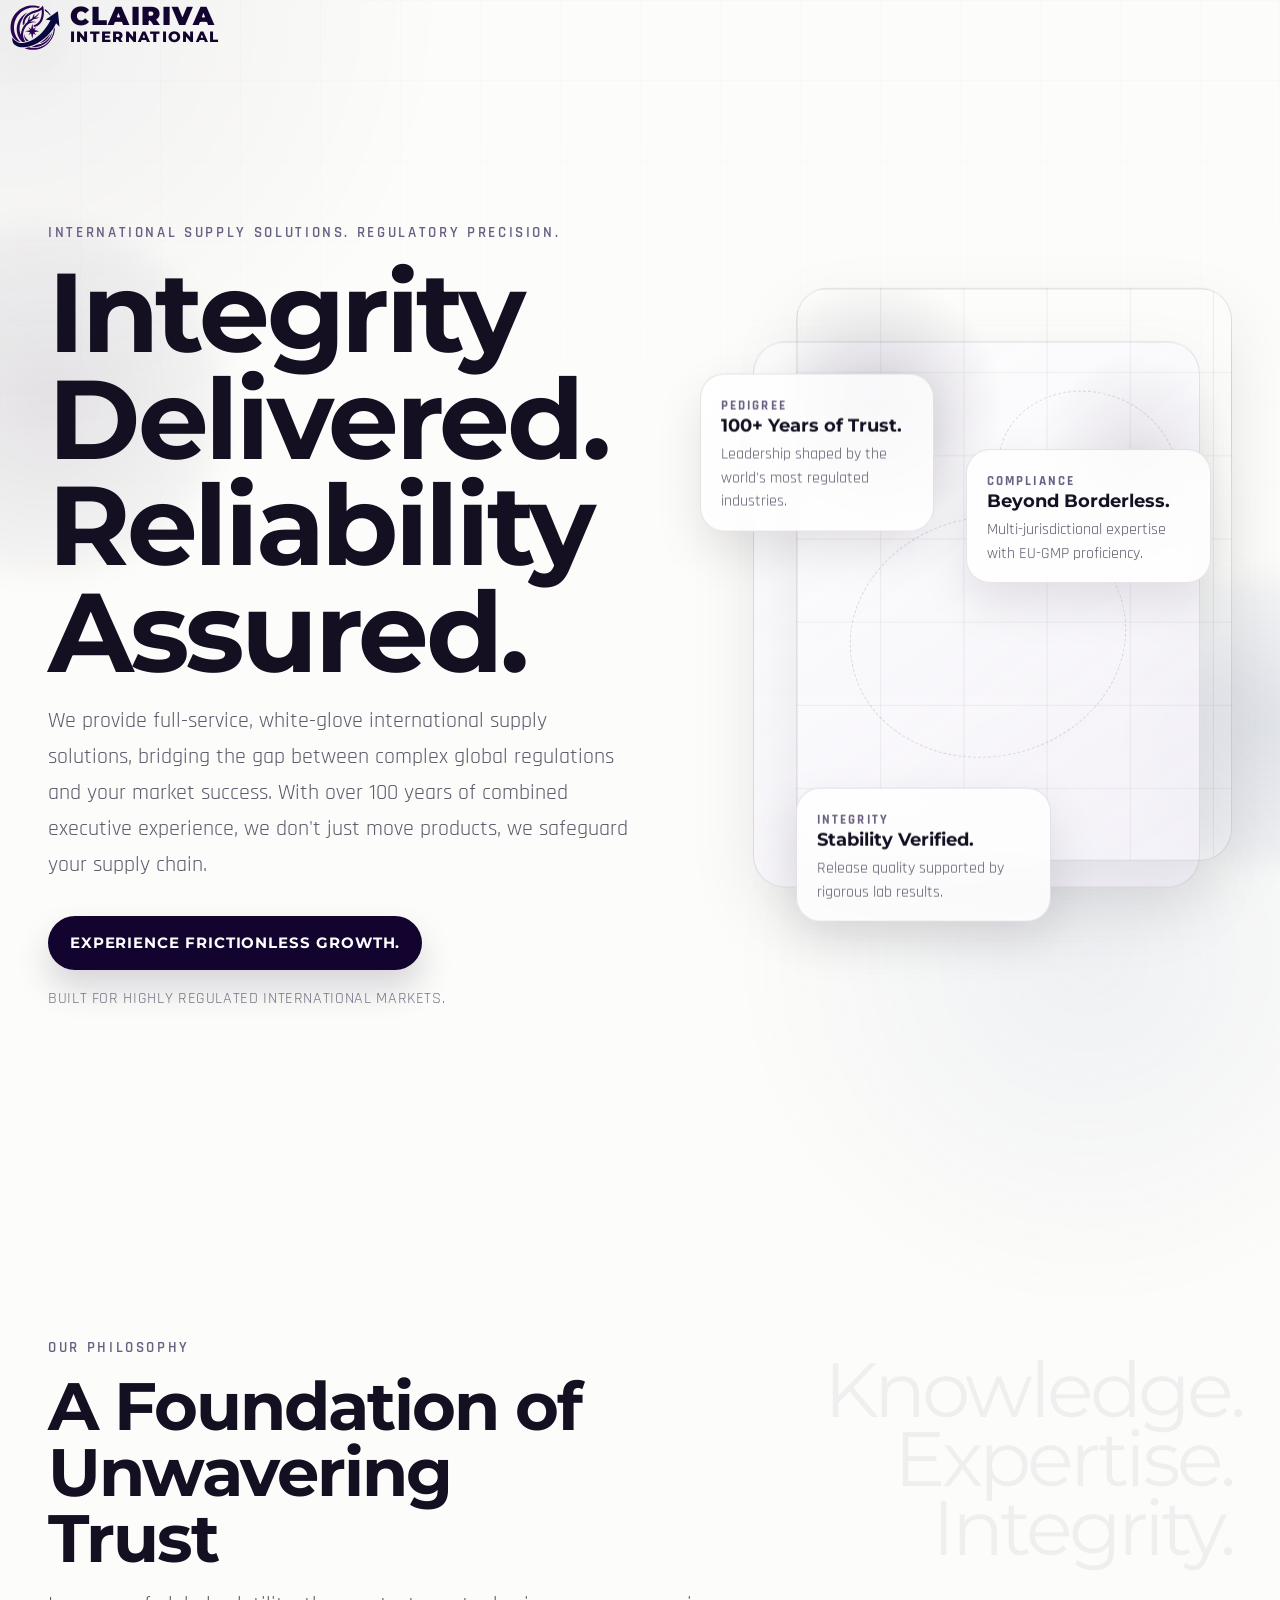
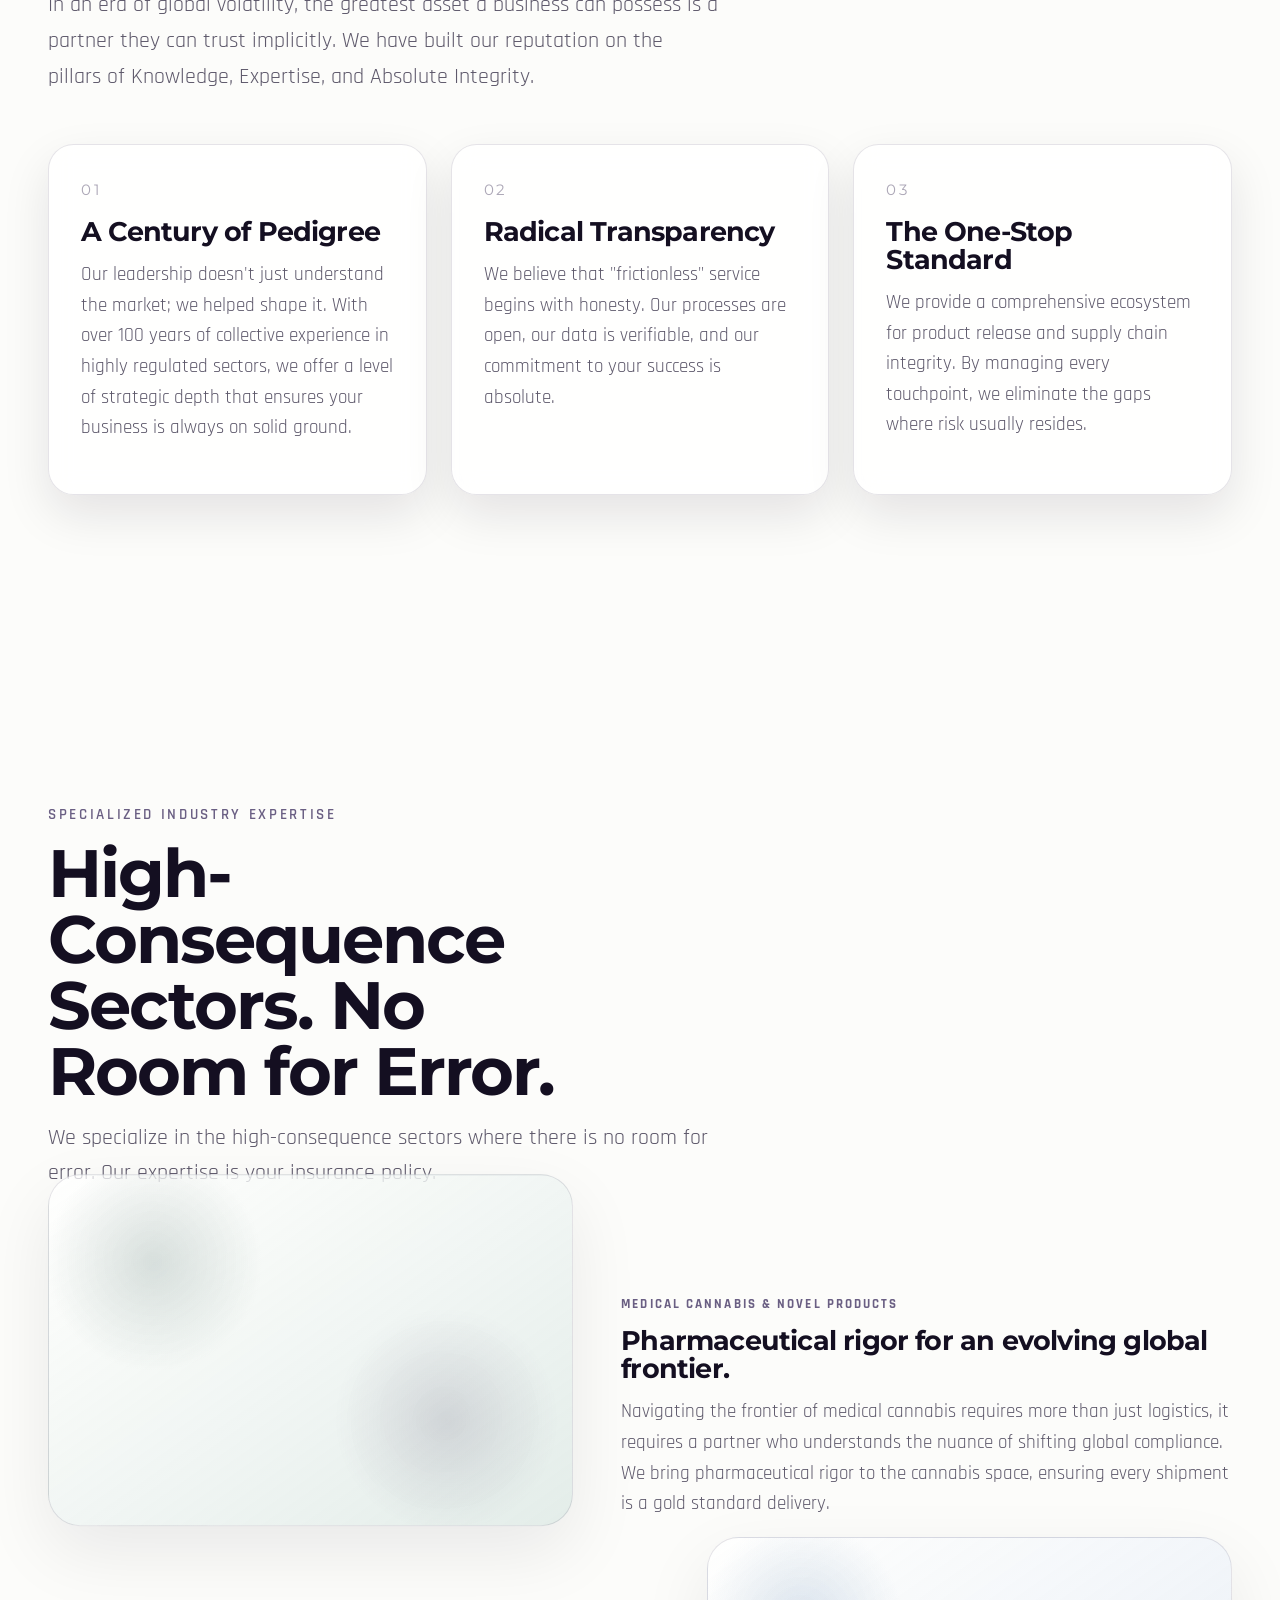
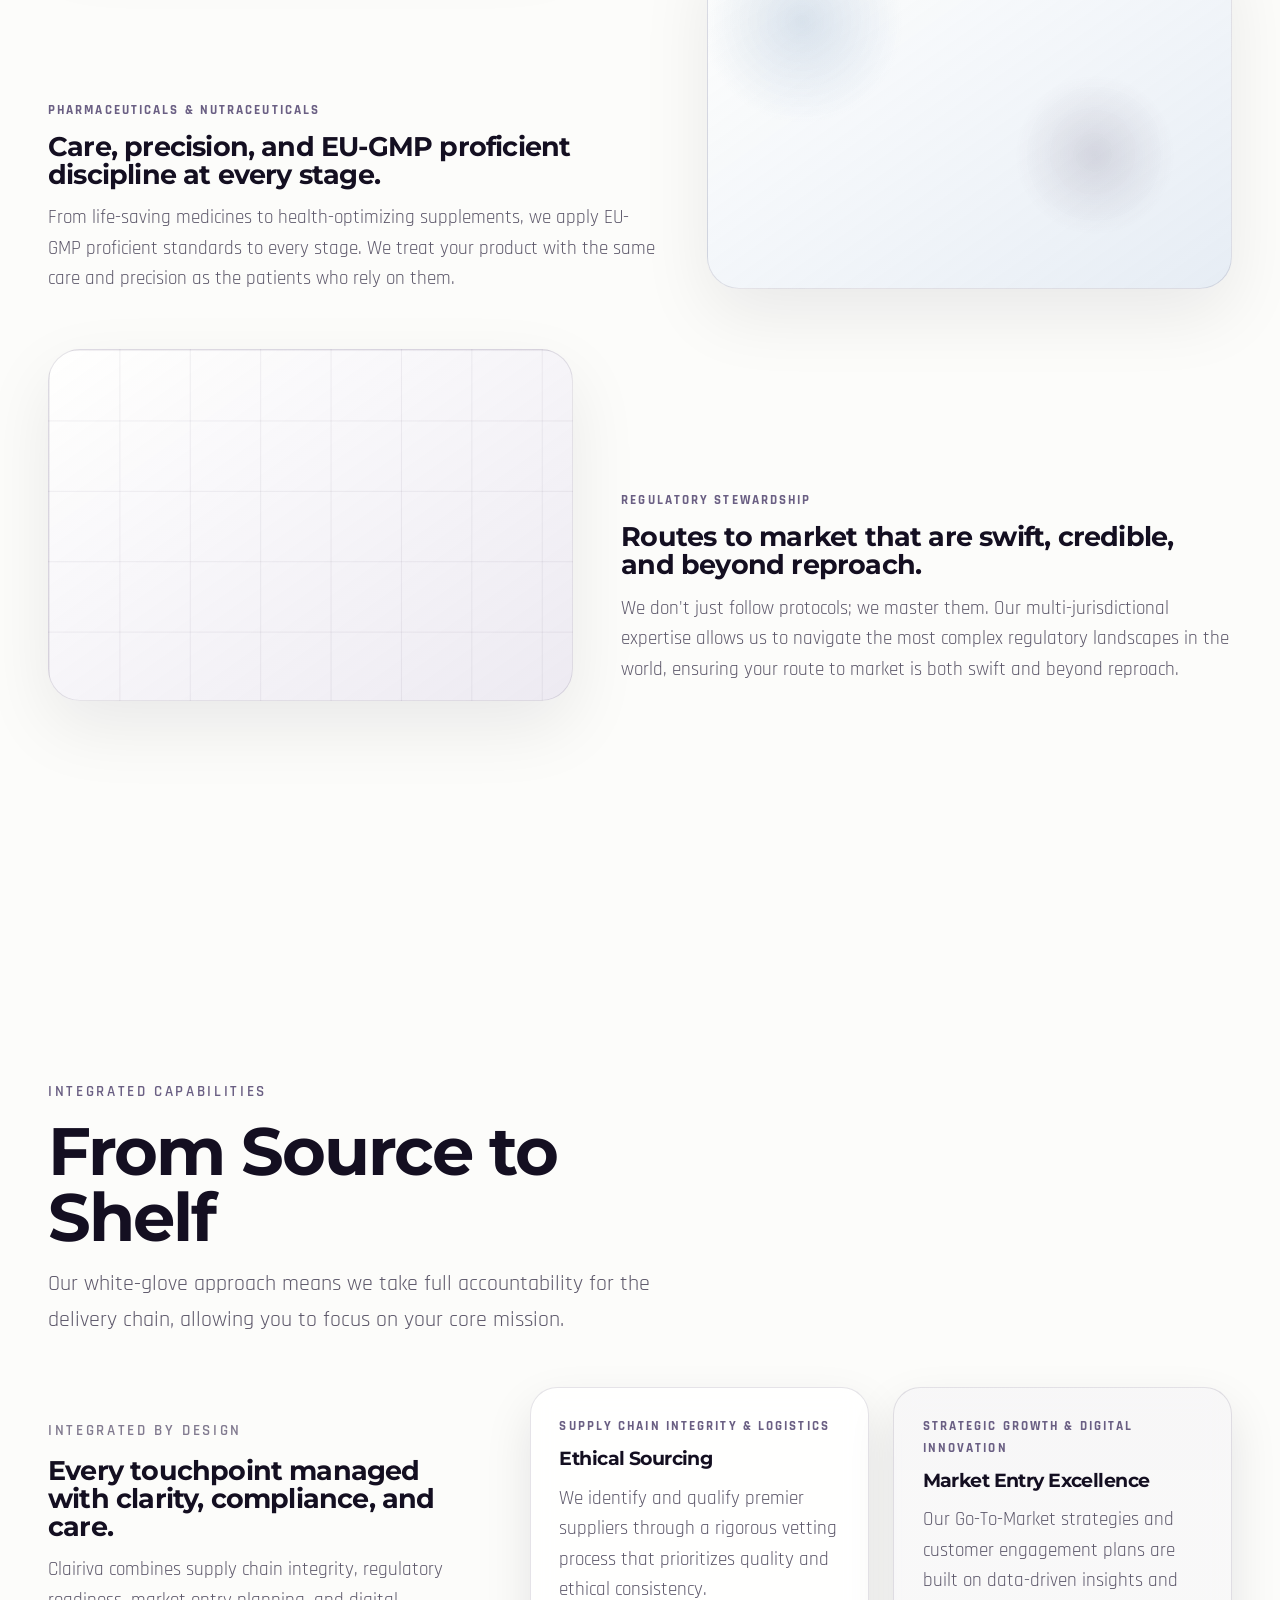
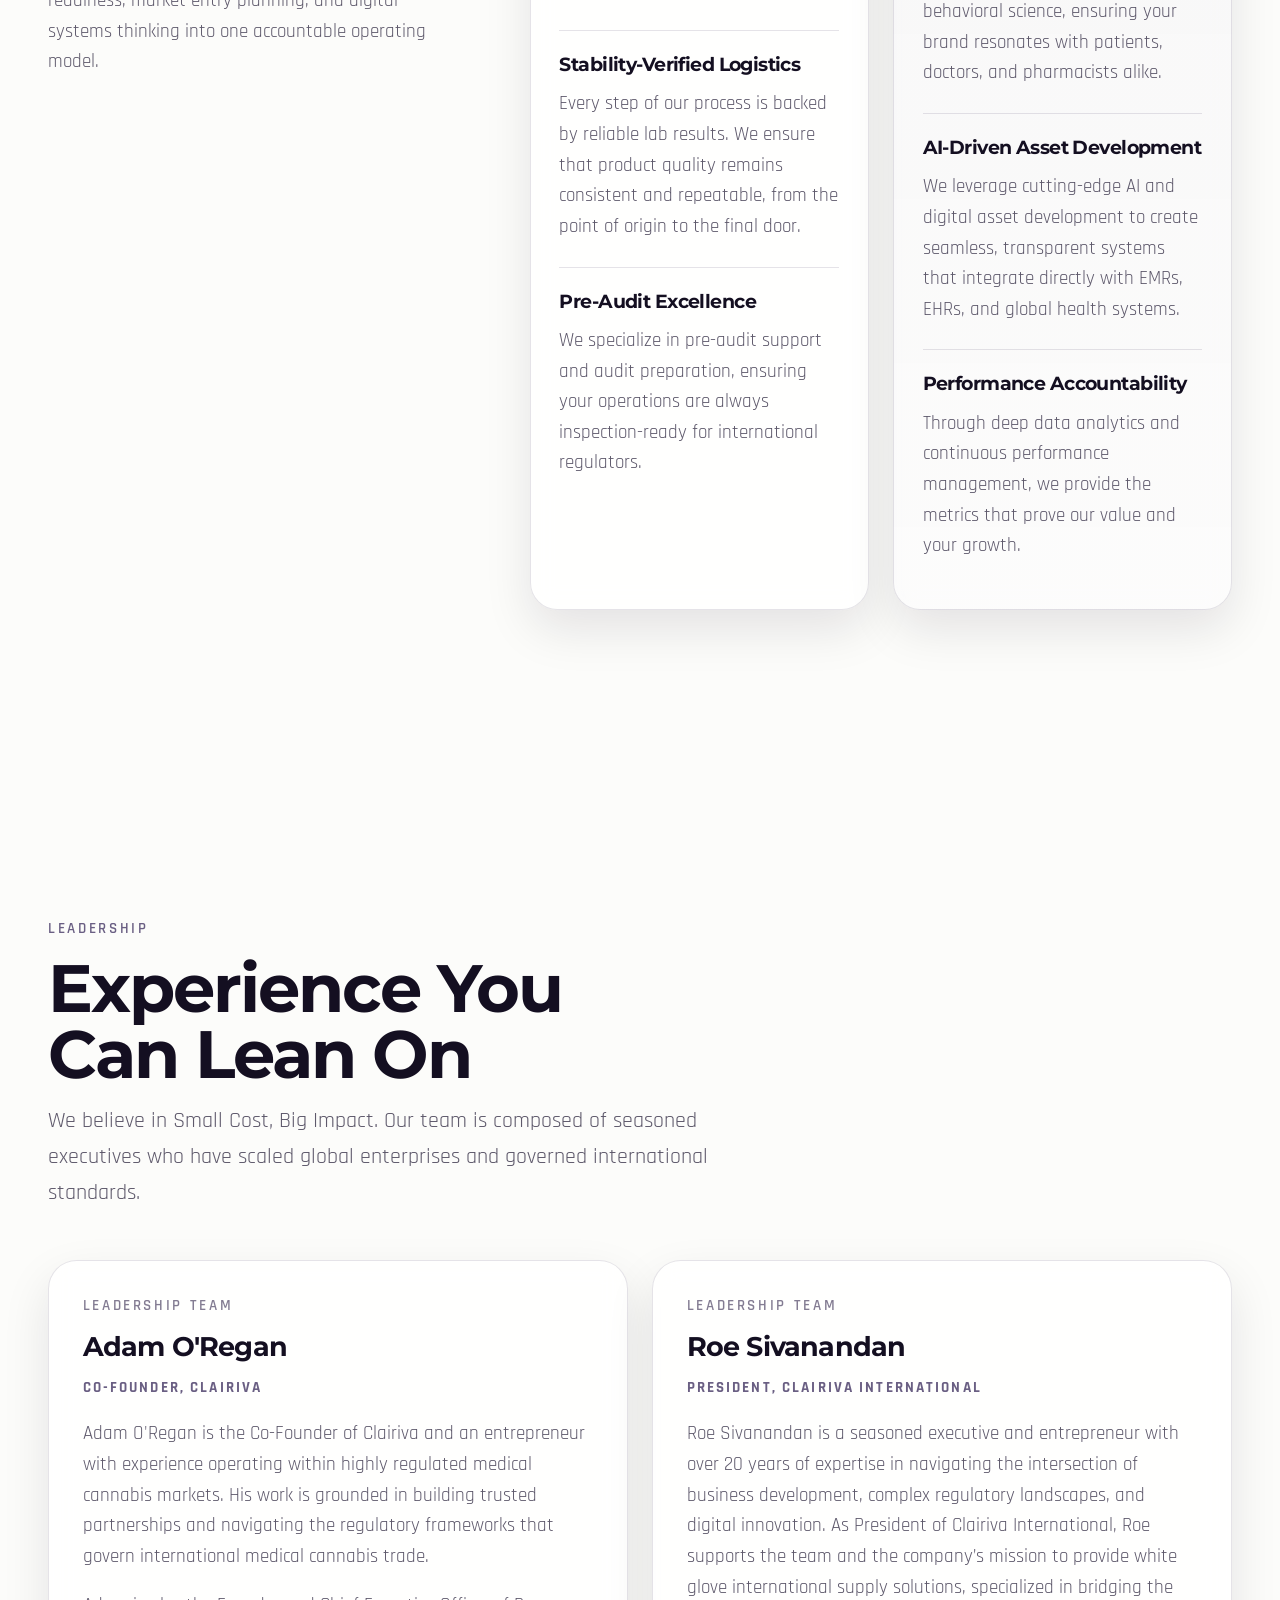
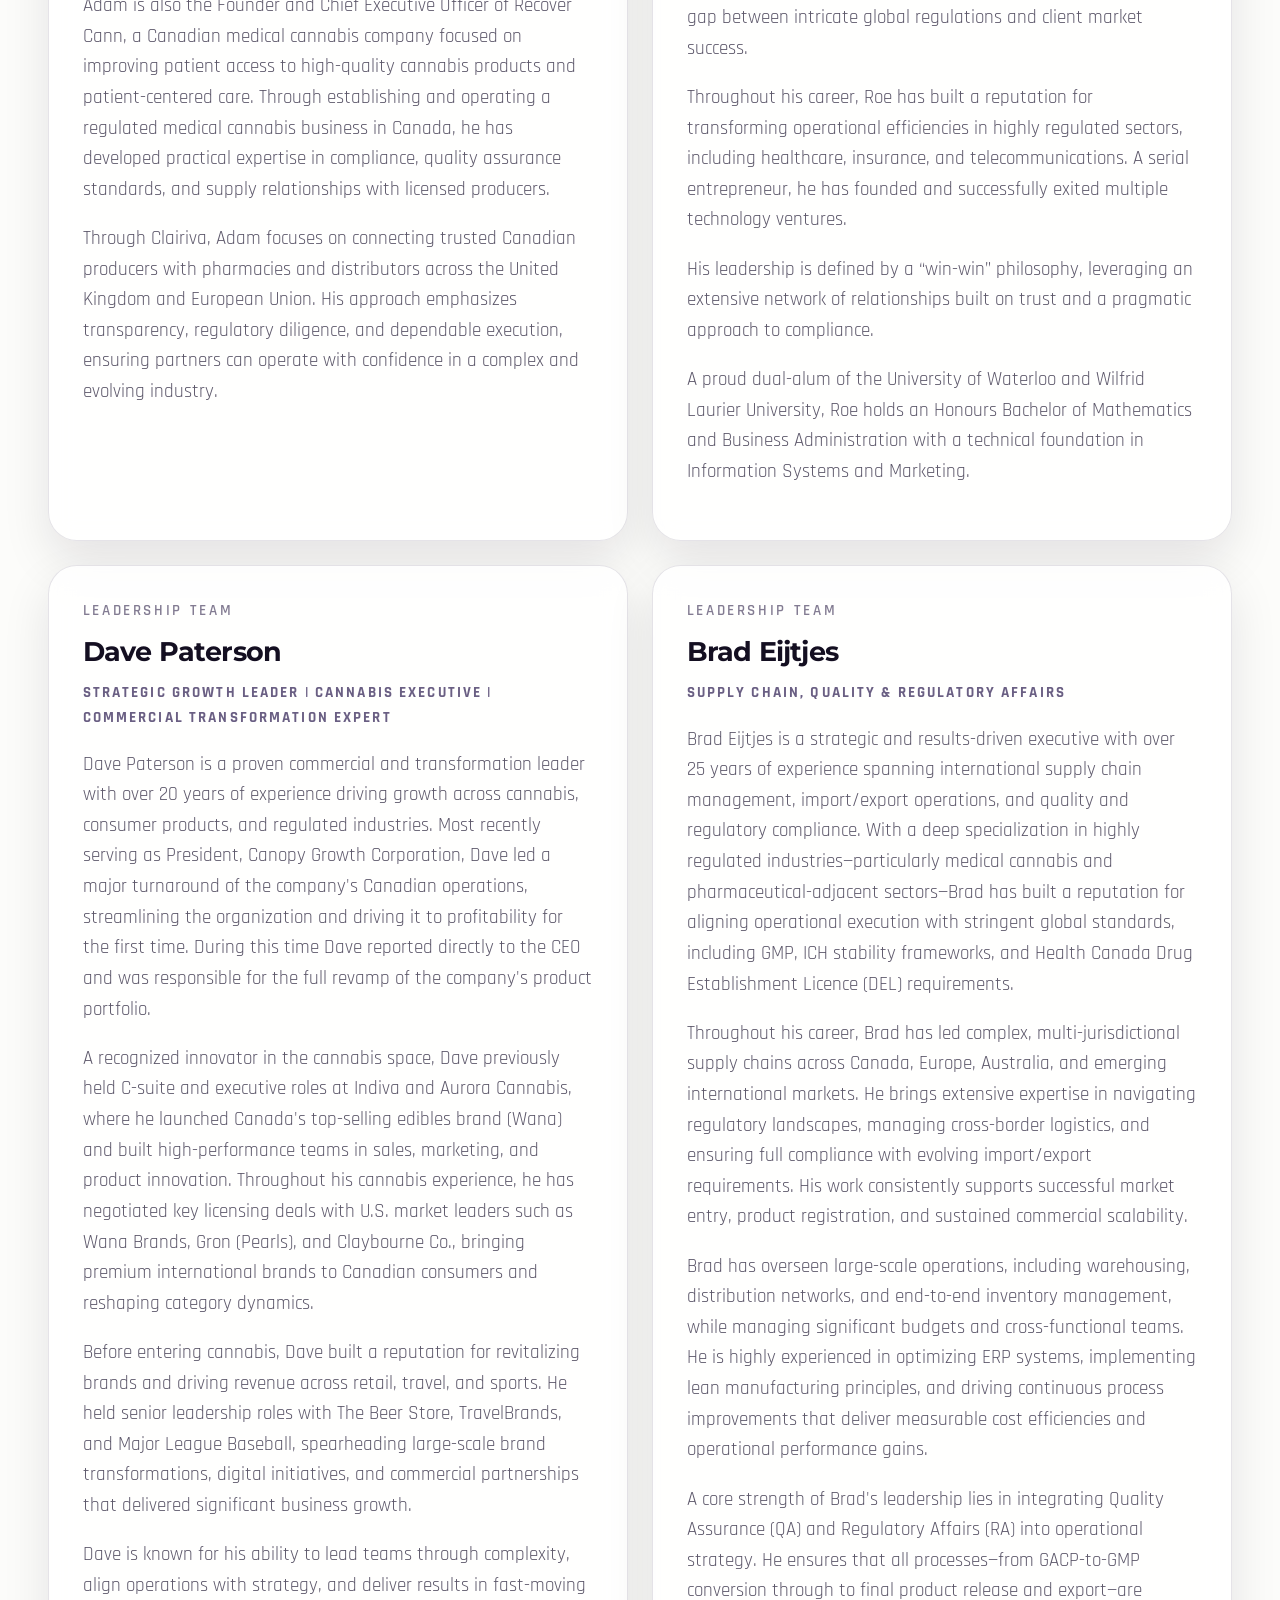
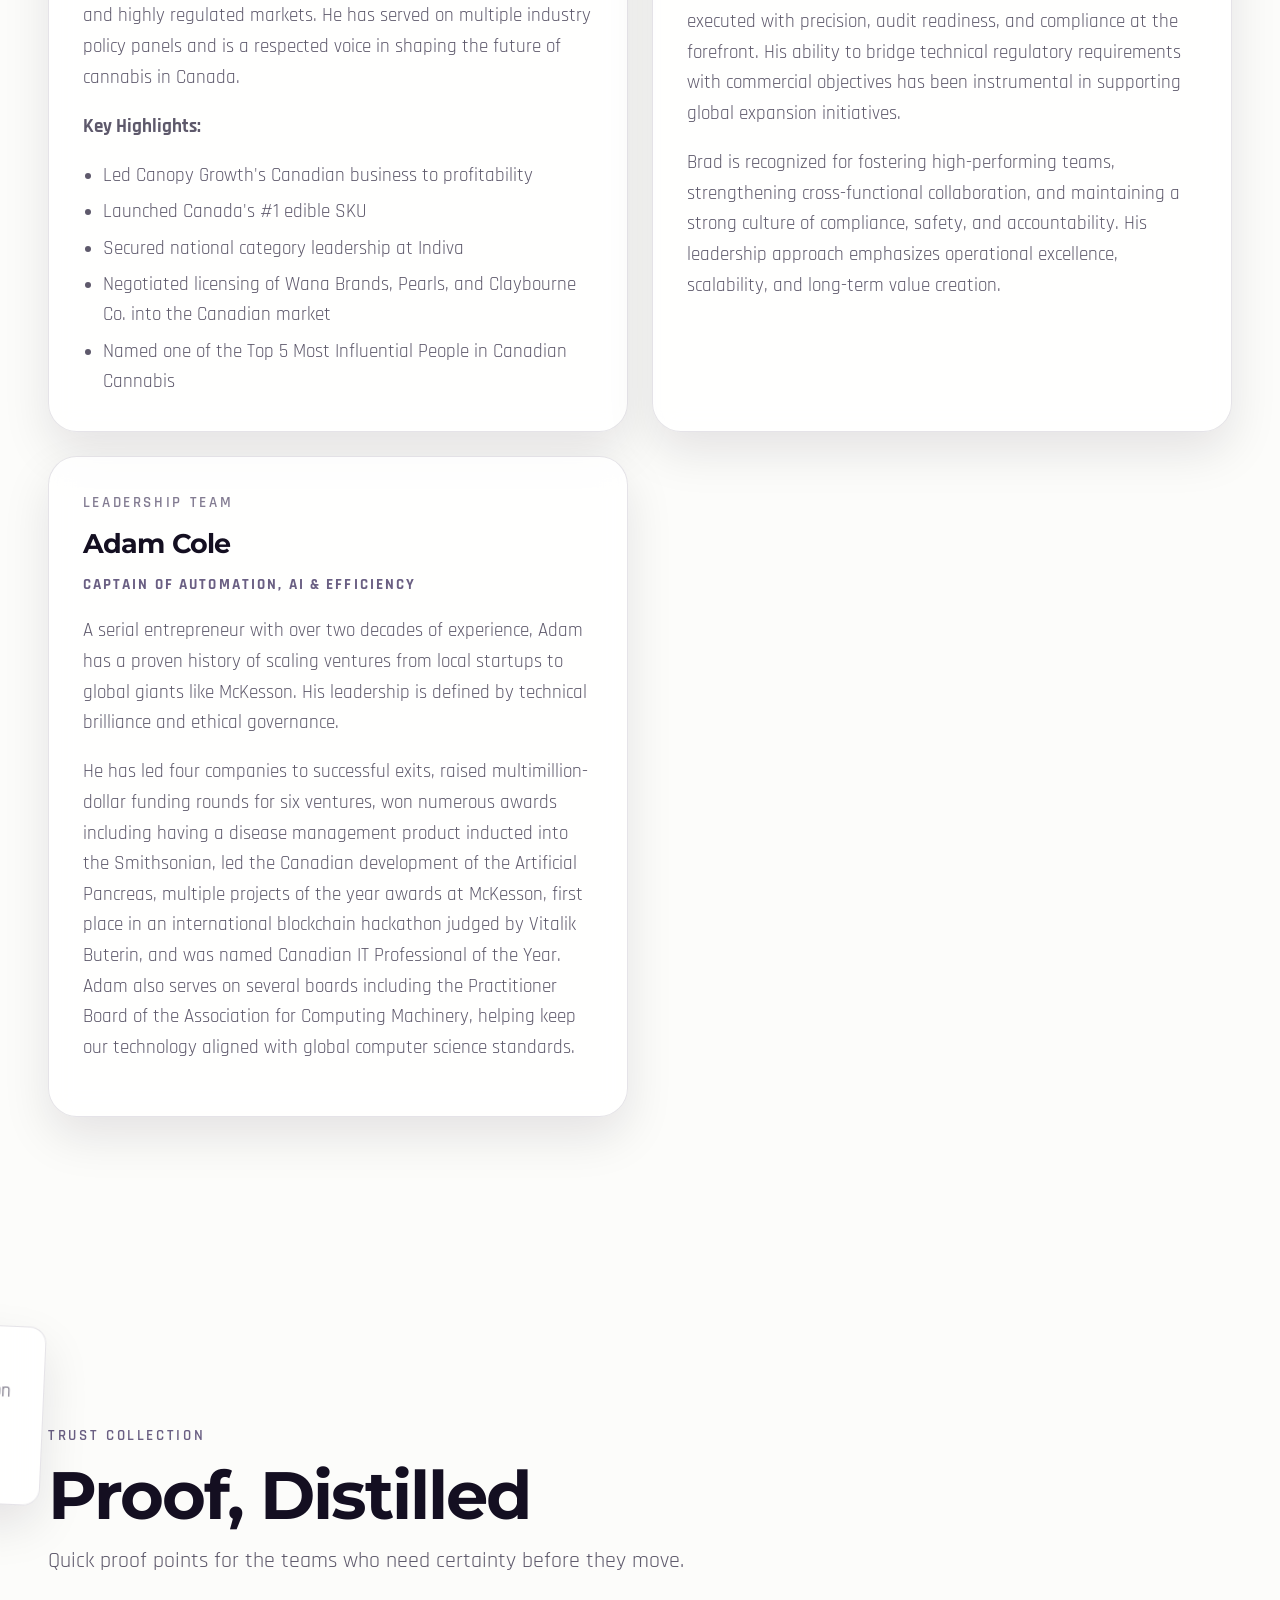
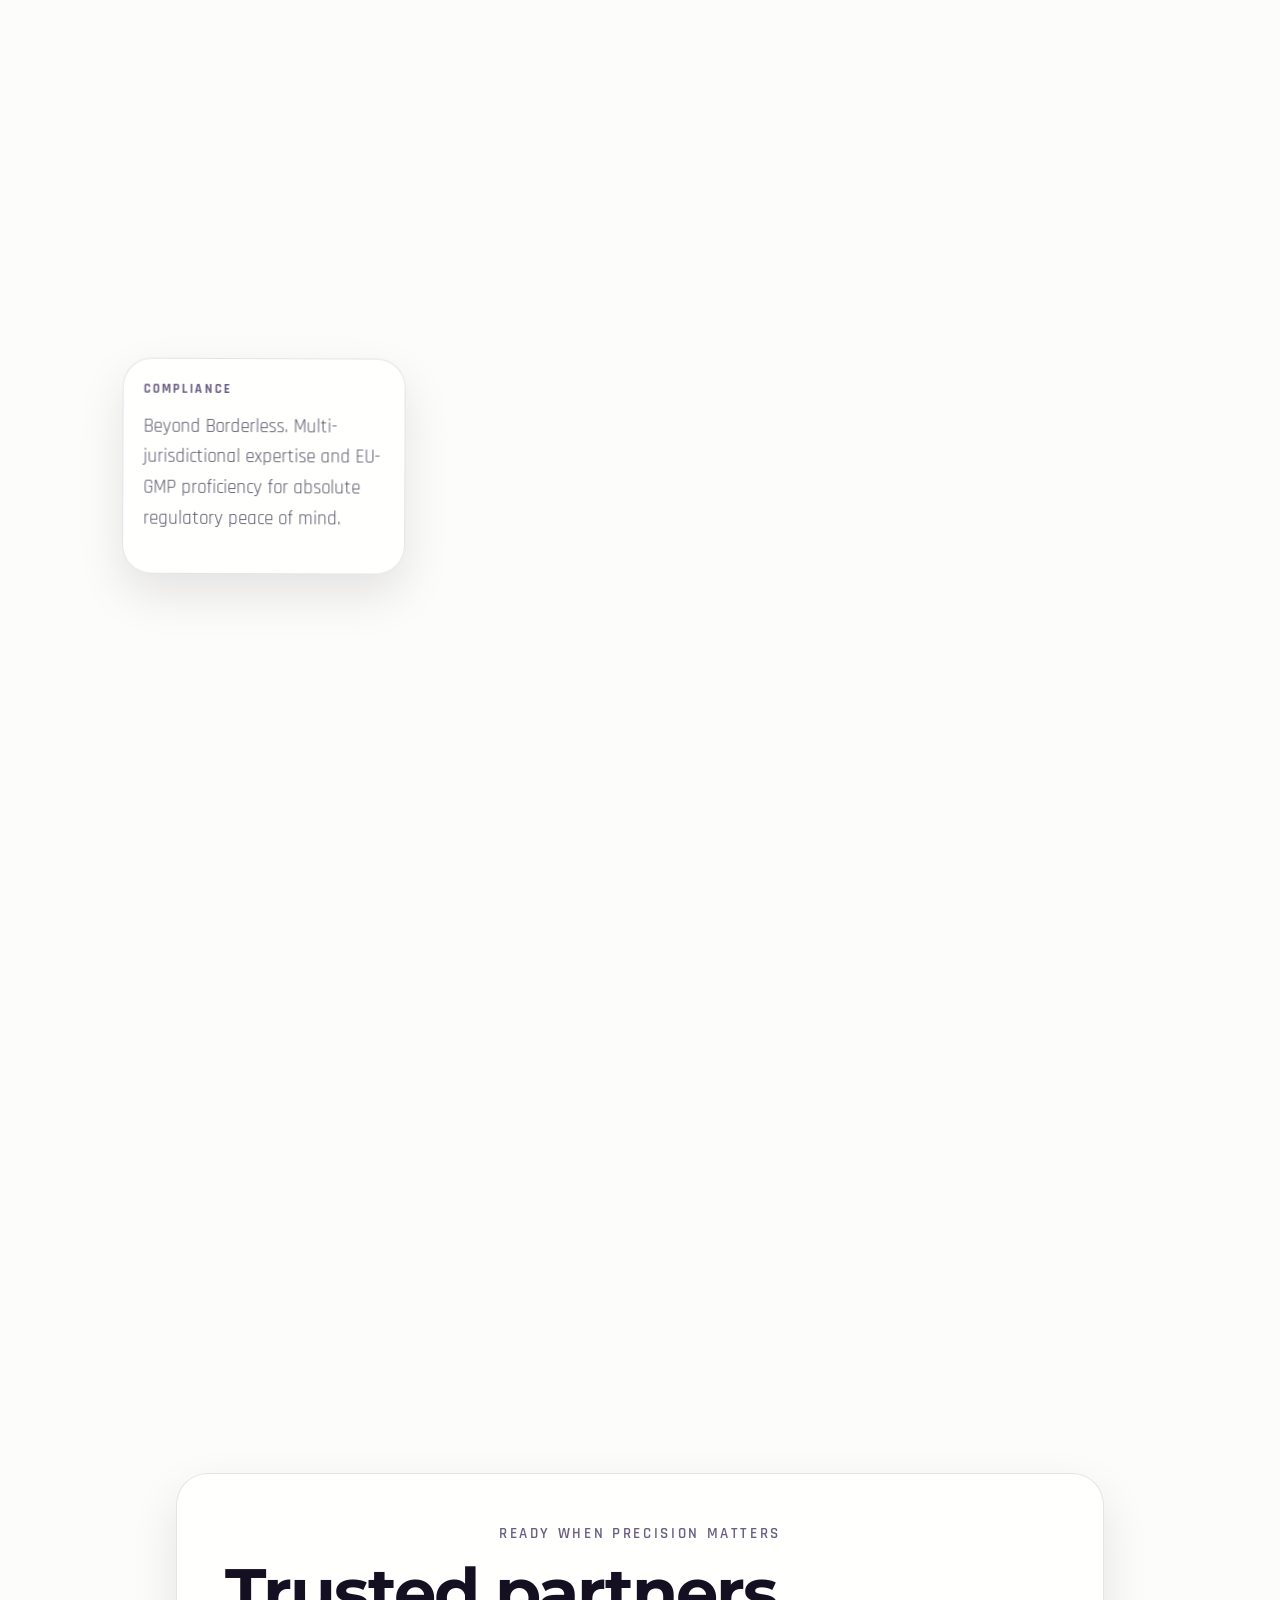
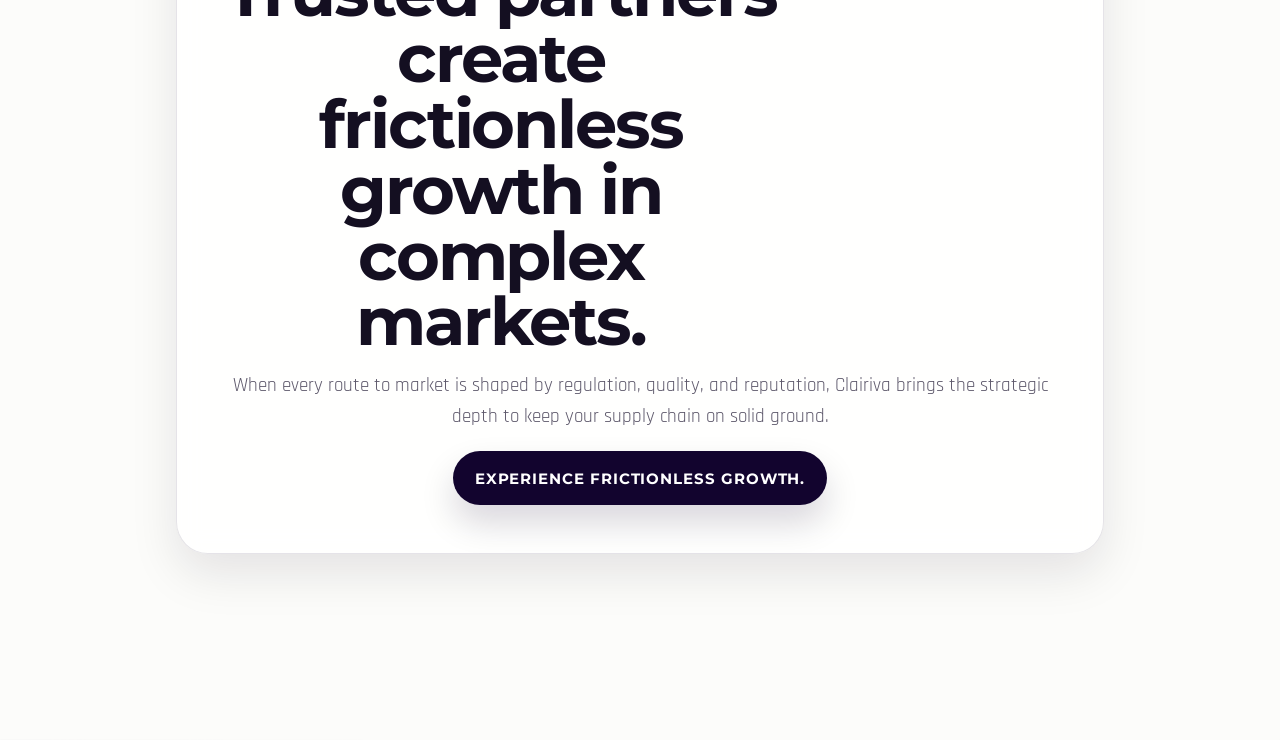
<file: home.html>
<!doctype html>
<html lang="en">
<head>
  <meta charset="utf-8">
  <meta name="viewport" content="width=device-width, initial-scale=1">
  <title>Clairiva</title>
  <script>
    (function () {
      const searchParams = new URLSearchParams(window.location.search);
      const forceLandingPage = searchParams.get("showlandingpage")?.toLowerCase() === "true";

      if (!forceLandingPage) {
        return;
      }

      window.location.replace(`index.html${window.location.search}${window.location.hash}`);
    }());
  </script>
  <link rel="preconnect" href="https://fonts.googleapis.com">
  <link rel="preconnect" href="https://fonts.gstatic.com" crossorigin>
  <link rel="preload" as="image" href="media/clairiva-logo.svg">
  <link href="https://fonts.googleapis.com/css2?family=Montserrat:wght@700;800;900&family=Rajdhani:wght@400;600&display=swap" rel="stylesheet">
  <style>
    html,
    body {
      margin: 0;
      min-height: 100%;
    }

    body {
      background: #fff;
      color: #140f21;
      overflow-x: hidden;
    }

    .brand-stage {
      position: fixed;
      inset: 0;
      z-index: 10;
      pointer-events: none;
    }

    .brand-logo {
      position: fixed;
      left: 10px;
      top: 5px;
      height: 50px;
      width: auto;
      display: block;
      opacity: 1;
    }

    .brand-wordmark {
      position: fixed;
      left: 70px;
      top: 5px;
      width: 320px;
      opacity: 1;
      color: #12042e;
      text-align: left;
    }

    .brand-line {
      width: 100%;
      font-family: "Montserrat", "Arial Black", Arial, sans-serif;
      font-weight: 900;
      line-height: 0.9;
      white-space: nowrap;
      letter-spacing: 0.06em;
      text-transform: uppercase;
    }

    .brand-line--top {
      margin-bottom: 0.08em;
      font-size: 26px;
    }

    .brand-line--bottom {
      font-size: 15px;
      font-weight: 800;
      letter-spacing: 0.1em;
      transform: scaleX(0.985);
      transform-origin: left top;
    }

    .page-grid,
    .page-orbit,
    .home-content {
      opacity: 0;
    }
  </style>
  <link rel="stylesheet" href="home.css">
</head>
<body>
  <a class="skip-link" href="#main-content">Skip to content</a>
  <main class="home-shell" aria-label="Clairiva homepage">
    <div class="page-orbit page-orbit--left" aria-hidden="true" data-parallax="0.16"></div>
    <div class="page-orbit page-orbit--right" aria-hidden="true" data-parallax="0.11"></div>
    <div class="page-grid" aria-hidden="true"></div>

    <div class="brand-stage" aria-hidden="true">
      <img
        id="brand-logo"
        class="brand-logo"
        src="media/clairiva-logo.svg"
        alt=""
        decoding="async"
      >
      <div id="brand-wordmark" class="brand-wordmark">
        <div id="brand-line-top" class="brand-line brand-line--top">CLAIRIVA</div>
        <div id="brand-line-bottom" class="brand-line brand-line--bottom">INTERNATIONAL</div>
      </div>
    </div>

    <div id="main-content" class="home-content">
      <section class="section hero" id="hero">
        <div class="hero__copy" data-reveal>
          <p class="eyebrow">International Supply Solutions. Regulatory Precision.</p>
          <h1>Integrity Delivered. Reliability Assured.</h1>
          <p class="hero__lede">
            We provide full-service, white-glove international supply solutions, bridging the gap between
            complex global regulations and your market success. With over 100 years of combined executive
            experience, we don't just move products, we safeguard your supply chain.
          </p>
          <div class="hero__actions">
            <a class="button button--primary" href="#capabilities">Experience Frictionless Growth.</a>
          </div>
          <p class="hero__note">Built for highly regulated international markets.</p>
        </div>

        <div class="hero__visual" aria-hidden="true">
          <div class="hero__panel hero__panel--back" data-parallax="0.1"></div>
          <div class="hero__panel hero__panel--route" data-parallax="0.18"></div>

          <div class="parallax-wrap parallax-wrap--card-a" data-parallax="0.24">
            <article class="proof-card proof-card--compact">
              <span class="proof-card__label">Pedigree</span>
              <strong>100+ Years of Trust.</strong>
              <p>Leadership shaped by the world's most regulated industries.</p>
            </article>
          </div>

          <div class="parallax-wrap parallax-wrap--card-b" data-parallax="0.19">
            <article class="proof-card proof-card--compact">
              <span class="proof-card__label">Compliance</span>
              <strong>Beyond Borderless.</strong>
              <p>Multi-jurisdictional expertise with EU-GMP proficiency.</p>
            </article>
          </div>

          <div class="parallax-wrap parallax-wrap--card-c" data-parallax="0.28">
            <article class="proof-card proof-card--compact">
              <span class="proof-card__label">Integrity</span>
              <strong>Stability Verified.</strong>
              <p>Release quality supported by rigorous lab results.</p>
            </article>
          </div>
        </div>
      </section>

      <section class="section philosophy" id="philosophy">
        <div class="section-heading" data-reveal>
          <p class="eyebrow">Our Philosophy</p>
          <h2>A Foundation of Unwavering Trust</h2>
          <p class="section-intro">
            In an era of global volatility, the greatest asset a business can possess is a partner they
            can trust implicitly. We have built our reputation on the pillars of Knowledge, Expertise,
            and Absolute Integrity.
          </p>
        </div>

        <div class="philosophy__watermark" aria-hidden="true" data-parallax="0.08">
          Knowledge. Expertise. Integrity.
        </div>

        <div class="pillar-grid">
          <article class="pillar-card" data-reveal>
            <p class="pillar-card__index">01</p>
            <h3>A Century of Pedigree</h3>
            <p>
              Our leadership doesn't just understand the market; we helped shape it. With over 100
              years of collective experience in highly regulated sectors, we offer a level of strategic
              depth that ensures your business is always on solid ground.
            </p>
          </article>

          <article class="pillar-card" data-reveal>
            <p class="pillar-card__index">02</p>
            <h3>Radical Transparency</h3>
            <p>
              We believe that "frictionless" service begins with honesty. Our processes are open, our
              data is verifiable, and our commitment to your success is absolute.
            </p>
          </article>

          <article class="pillar-card" data-reveal>
            <p class="pillar-card__index">03</p>
            <h3>The One-Stop Standard</h3>
            <p>
              We provide a comprehensive ecosystem for product release and supply chain integrity. By
              managing every touchpoint, we eliminate the gaps where risk usually resides.
            </p>
          </article>
        </div>
      </section>

      <section class="section expertise" id="expertise">
        <div class="section-heading" data-reveal>
          <p class="eyebrow">Specialized Industry Expertise</p>
          <h2>High-Consequence Sectors. No Room for Error.</h2>
          <p class="section-intro">
            We specialize in the high-consequence sectors where there is no room for error. Our expertise
            is your insurance policy.
          </p>
        </div>

        <div class="feature-stack">
          <article class="feature-row" data-reveal>
            <div class="feature-row__media feature-row__media--cannabis" aria-hidden="true" data-parallax="0.12"></div>
            <div class="feature-row__content">
              <p class="feature-row__kicker">Medical Cannabis &amp; Novel Products</p>
              <h3>Pharmaceutical rigor for an evolving global frontier.</h3>
              <p>
                Navigating the frontier of medical cannabis requires more than just logistics, it requires
                a partner who understands the nuance of shifting global compliance. We bring pharmaceutical
                rigor to the cannabis space, ensuring every shipment is a gold standard delivery.
              </p>
            </div>
          </article>

          <article class="feature-row feature-row--reverse" data-reveal>
            <div class="feature-row__media feature-row__media--pharma" aria-hidden="true" data-parallax="0.15"></div>
            <div class="feature-row__content">
              <p class="feature-row__kicker">Pharmaceuticals &amp; Nutraceuticals</p>
              <h3>Care, precision, and EU-GMP proficient discipline at every stage.</h3>
              <p>
                From life-saving medicines to health-optimizing supplements, we apply EU-GMP proficient
                standards to every stage. We treat your product with the same care and precision as the
                patients who rely on them.
              </p>
            </div>
          </article>

          <article class="feature-row" data-reveal>
            <div class="feature-row__media feature-row__media--regulatory" aria-hidden="true" data-parallax="0.1"></div>
            <div class="feature-row__content">
              <p class="feature-row__kicker">Regulatory Stewardship</p>
              <h3>Routes to market that are swift, credible, and beyond reproach.</h3>
              <p>
                We don't just follow protocols; we master them. Our multi-jurisdictional expertise allows
                us to navigate the most complex regulatory landscapes in the world, ensuring your route
                to market is both swift and beyond reproach.
              </p>
            </div>
          </article>
        </div>
      </section>

      <section class="section capabilities" id="capabilities">
        <div class="section-heading" data-reveal>
          <p class="eyebrow">Integrated Capabilities</p>
          <h2>From Source to Shelf</h2>
          <p class="section-intro">
            Our white-glove approach means we take full accountability for the delivery chain, allowing
            you to focus on your core mission.
          </p>
        </div>

        <div class="capability-stage">
          <div class="capability-stage__intro" data-reveal>
            <p class="eyebrow eyebrow--soft">Integrated by design</p>
            <h3>Every touchpoint managed with clarity, compliance, and care.</h3>
            <p>
              Clairiva combines supply chain integrity, regulatory readiness, market entry planning, and
              digital systems thinking into one accountable operating model.
            </p>
          </div>

          <div class="capability-columns">
            <article class="capability-column" data-reveal>
              <p class="capability-column__kicker">Supply Chain Integrity &amp; Logistics</p>
              <ul class="capability-list">
                <li>
                  <h3>Ethical Sourcing</h3>
                  <p>
                    We identify and qualify premier suppliers through a rigorous vetting process that
                    prioritizes quality and ethical consistency.
                  </p>
                </li>
                <li>
                  <h3>Stability-Verified Logistics</h3>
                  <p>
                    Every step of our process is backed by reliable lab results. We ensure that product
                    quality remains consistent and repeatable, from the point of origin to the final door.
                  </p>
                </li>
                <li>
                  <h3>Pre-Audit Excellence</h3>
                  <p>
                    We specialize in pre-audit support and audit preparation, ensuring your operations
                    are always inspection-ready for international regulators.
                  </p>
                </li>
              </ul>
            </article>

            <article class="capability-column capability-column--accent" data-reveal>
              <p class="capability-column__kicker">Strategic Growth &amp; Digital Innovation</p>
              <ul class="capability-list">
                <li>
                  <h3>Market Entry Excellence</h3>
                  <p>
                    Our Go-To-Market strategies and customer engagement plans are built on data-driven
                    insights and behavioral science, ensuring your brand resonates with patients, doctors,
                    and pharmacists alike.
                  </p>
                </li>
                <li>
                  <h3>AI-Driven Asset Development</h3>
                  <p>
                    We leverage cutting-edge AI and digital asset development to create seamless,
                    transparent systems that integrate directly with EMRs, EHRs, and global health systems.
                  </p>
                </li>
                <li>
                  <h3>Performance Accountability</h3>
                  <p>
                    Through deep data analytics and continuous performance management, we provide the
                    metrics that prove our value and your growth.
                  </p>
                </li>
              </ul>
            </article>
          </div>
        </div>
      </section>

      <section class="section leadership" id="leadership">
        <div class="section-heading" data-reveal>
          <p class="eyebrow">Leadership</p>
          <h2>Experience You Can Lean On</h2>
          <p class="section-intro">
            We believe in Small Cost, Big Impact. Our team is composed of seasoned executives who have
            scaled global enterprises and governed international standards.
          </p>
        </div>

        <div class="leadership-grid">
          <article class="leader-card" data-reveal>
            <p class="eyebrow eyebrow--soft">Leadership Team</p>
            <h3>Adam O'Regan</h3>
            <p class="leader-card__role">Co-Founder, Clairiva</p>
            <p>
              Adam O'Regan is the Co-Founder of Clairiva and an entrepreneur with experience
              operating within highly regulated medical cannabis markets. His work is grounded in
              building trusted partnerships and navigating the regulatory frameworks that govern
              international medical cannabis trade.
            </p>
            <p>
              Adam is also the Founder and Chief Executive Officer of Recover Cann, a Canadian medical
              cannabis company focused on improving patient access to high-quality cannabis products and
              patient-centered care. Through establishing and operating a regulated medical cannabis
              business in Canada, he has developed practical expertise in compliance, quality assurance
              standards, and supply relationships with licensed producers.
            </p>
            <p>
              Through Clairiva, Adam focuses on connecting trusted Canadian producers with pharmacies and
              distributors across the United Kingdom and European Union. His approach emphasizes
              transparency, regulatory diligence, and dependable execution, ensuring partners can operate
              with confidence in a complex and evolving industry.
            </p>
          </article>

          <article class="leader-card" data-reveal>
            <p class="eyebrow eyebrow--soft">Leadership Team</p>
            <h3>Roe Sivanandan</h3>
            <p class="leader-card__role">President, Clairiva International</p>
            <p>
              Roe Sivanandan is a seasoned executive and entrepreneur with over 20 years of expertise in
              navigating the intersection of business development, complex regulatory landscapes, and
              digital innovation. As President of Clairiva International, Roe supports the team and the
              company&rsquo;s mission to provide white glove international supply solutions, specialized in
              bridging the gap between intricate global regulations and client market success.
            </p>
            <p>
              Throughout his career, Roe has built a reputation for transforming operational efficiencies
              in highly regulated sectors, including healthcare, insurance, and telecommunications. A
              serial entrepreneur, he has founded and successfully exited multiple technology ventures.
            </p>
            <p>
              His leadership is defined by a &ldquo;win-win&rdquo; philosophy, leveraging an extensive network of
              relationships built on trust and a pragmatic approach to compliance.
            </p>
            <p>
              A proud dual-alum of the University of Waterloo and Wilfrid Laurier University, Roe holds
              an Honours Bachelor of Mathematics and Business Administration with a technical foundation
              in Information Systems and Marketing.
            </p>
          </article>

          <article class="leader-card" data-reveal>
            <p class="eyebrow eyebrow--soft">Leadership Team</p>
            <h3>Dave Paterson</h3>
            <p class="leader-card__role">Strategic Growth Leader | Cannabis Executive | Commercial Transformation Expert</p>
            <p>
              Dave Paterson is a proven commercial and transformation leader with over 20 years of
              experience driving growth across cannabis, consumer products, and regulated industries.
              Most recently serving as President, Canopy Growth Corporation, Dave led a major turnaround
              of the company's Canadian operations, streamlining the organization and driving it to
              profitability for the first time. During this time Dave reported directly to the CEO and
              was responsible for the full revamp of the company's product portfolio.
            </p>
            <p>
              A recognized innovator in the cannabis space, Dave previously held C-suite and executive
              roles at Indiva and Aurora Cannabis, where he launched Canada's top-selling edibles brand
              (Wana) and built high-performance teams in sales, marketing, and product innovation.
              Throughout his cannabis experience, he has negotiated key licensing deals with U.S. market
              leaders such as Wana Brands, Gron (Pearls), and Claybourne Co., bringing premium
              international brands to Canadian consumers and reshaping category dynamics.
            </p>
            <p>
              Before entering cannabis, Dave built a reputation for revitalizing brands and driving
              revenue across retail, travel, and sports. He held senior leadership roles with The Beer
              Store, TravelBrands, and Major League Baseball, spearheading large-scale brand
              transformations, digital initiatives, and commercial partnerships that delivered
              significant business growth.
            </p>
            <p>
              Dave is known for his ability to lead teams through complexity, align operations with
              strategy, and deliver results in fast-moving and highly regulated markets. He has served on
              multiple industry policy panels and is a respected voice in shaping the future of cannabis
              in Canada.
            </p>
            <p><strong>Key Highlights:</strong></p>
            <ul class="leader-card__highlights">
              <li>Led Canopy Growth's Canadian business to profitability</li>
              <li>Launched Canada's #1 edible SKU</li>
              <li>Secured national category leadership at Indiva</li>
              <li>Negotiated licensing of Wana Brands, Pearls, and Claybourne Co. into the Canadian market</li>
              <li>Named one of the Top 5 Most Influential People in Canadian Cannabis</li>
            </ul>
          </article>

          <article class="leader-card" data-reveal>
            <p class="eyebrow eyebrow--soft">Leadership Team</p>
            <h3>Brad Eijtjes</h3>
            <p class="leader-card__role">Supply Chain, Quality &amp; Regulatory Affairs</p>
            <p>
              Brad Eijtjes is a strategic and results-driven executive with over 25 years of experience
              spanning international supply chain management, import/export operations, and quality and
              regulatory compliance. With a deep specialization in highly regulated
              industries&mdash;particularly medical cannabis and pharmaceutical-adjacent
              sectors&mdash;Brad has built a reputation for aligning operational execution with stringent
              global standards, including GMP, ICH stability frameworks, and Health Canada Drug
              Establishment Licence (DEL) requirements.
            </p>
            <p>
              Throughout his career, Brad has led complex, multi-jurisdictional supply chains across
              Canada, Europe, Australia, and emerging international markets. He brings extensive expertise
              in navigating regulatory landscapes, managing cross-border logistics, and ensuring full
              compliance with evolving import/export requirements. His work consistently supports
              successful market entry, product registration, and sustained commercial scalability.
            </p>
            <p>
              Brad has overseen large-scale operations, including warehousing, distribution networks, and
              end-to-end inventory management, while managing significant budgets and cross-functional
              teams. He is highly experienced in optimizing ERP systems, implementing lean manufacturing
              principles, and driving continuous process improvements that deliver measurable cost
              efficiencies and operational performance gains.
            </p>
            <p>
              A core strength of Brad's leadership lies in integrating Quality Assurance (QA) and
              Regulatory Affairs (RA) into operational strategy. He ensures that all processes&mdash;from
              GACP-to-GMP conversion through to final product release and export&mdash;are executed with
              precision, audit readiness, and compliance at the forefront. His ability to bridge technical
              regulatory requirements with commercial objectives has been instrumental in supporting
              global expansion initiatives.
            </p>
            <p>
              Brad is recognized for fostering high-performing teams, strengthening cross-functional
              collaboration, and maintaining a strong culture of compliance, safety, and accountability.
              His leadership approach emphasizes operational excellence, scalability, and long-term value
              creation.
            </p>
          </article>

          <article class="leader-card" data-reveal>
            <p class="eyebrow eyebrow--soft">Leadership Team</p>
            <h3>Adam Cole</h3>
            <p class="leader-card__role">Captain of Automation, AI &amp; Efficiency</p>
            <p>
              A serial entrepreneur with over two decades of experience, Adam has a proven history of
              scaling ventures from local startups to global giants like McKesson. His leadership is
              defined by technical brilliance and ethical governance.
            </p>
            <p>
              He has led four companies to successful exits, raised multimillion-dollar funding rounds for six
              ventures, won numerous awards including having a disease management product inducted into the Smithsonian,
              led the Canadian development of the Artificial Pancreas, multiple projects of the year awards at McKesson,
              first place in an international blockchain hackathon judged by Vitalik Buterin, and was
              named Canadian IT Professional of the Year. Adam also serves on several boards including the
              Practitioner Board of the Association for Computing Machinery, helping keep our technology aligned with global
              computer science standards.
            </p>
          </article>
        </div>
      </section>

      <section class="section trust-collection" id="trust-collection">
        <div class="section-heading" data-reveal>
          <p class="eyebrow">Trust Collection</p>
          <h2>Proof, Distilled</h2>
          <p class="section-intro">
            Quick proof points for the teams who need certainty before they move.
          </p>
        </div>

        <div class="trust-grid" data-trust-scatter>
          <div class="parallax-wrap trust-grid__item" data-parallax="0.24">
            <article class="trust-card" data-reveal>
              <p class="trust-card__category">Integrity</p>
              <p>Stability Verified. Every product release is backed by rigorous lab results and repeatable quality protocols.</p>
            </article>
          </div>

          <div class="parallax-wrap trust-grid__item" data-parallax="0.18">
            <article class="trust-card" data-reveal>
              <p class="trust-card__category">Pedigree</p>
              <p>100+ Years of Trust. Our executive team brings over a century of leadership from the world's most regulated industries.</p>
            </article>
          </div>

          <div class="parallax-wrap trust-grid__item" data-parallax="0.27">
            <article class="trust-card" data-reveal>
              <p class="trust-card__category">Compliance</p>
              <p>Beyond Borderless. Multi-jurisdictional expertise and EU-GMP proficiency for absolute regulatory peace of mind.</p>
            </article>
          </div>

          <div class="parallax-wrap trust-grid__item" data-parallax="0.2">
            <article class="trust-card" data-reveal>
              <p class="trust-card__category">Network</p>
              <p>Every Market, Hand-Picked. Our global network is built on long-standing relationships and verified supplier qualifications.</p>
            </article>
          </div>

          <div class="parallax-wrap trust-grid__item" data-parallax="0.14">
            <article class="trust-card" data-reveal>
              <p class="trust-card__category">Stewardship</p>
              <p>Friction-Free Delivery. We don't just fill gaps; we solve problems before they reach your doorstep.</p>
            </article>
          </div>

          <div class="parallax-wrap trust-grid__item" data-parallax="0.23">
            <article class="trust-card" data-reveal>
              <p class="trust-card__category">Innovation</p>
              <p>Transparent Tech. AI assets designed for seamless integration with global health systems (EMR/EHR/PMS).</p>
            </article>
          </div>

          <div class="parallax-wrap trust-grid__item" data-parallax="0.17">
            <article class="trust-card" data-reveal>
              <p class="trust-card__category">Accountability</p>
              <p>Audit-Ready, Always. Providing the pre-audit support required to meet the world's most stringent standards.</p>
            </article>
          </div>
        </div>
      </section>

      <section class="section closing-cta" id="closing-cta">
        <div class="closing-cta__panel" data-reveal>
          <p class="eyebrow">Ready when precision matters</p>
          <h2>Trusted partners create frictionless growth in complex markets.</h2>
          <p>
            When every route to market is shaped by regulation, quality, and reputation, Clairiva brings
            the strategic depth to keep your supply chain on solid ground.
          </p>
          <a class="button button--primary" href="#hero">Experience Frictionless Growth.</a>
        </div>
      </section>
    </div>
  </main>

  <noscript>This homepage works best with JavaScript enabled for motion and section reveals.</noscript>
  <script type="module" src="home.js"></script>
</body>
</html>
</file>
<file: home.css>
:root {
  color-scheme: light;
  --page-bg: #fcfcfa;
  --surface: rgba(255, 255, 255, 0.82);
  --surface-strong: #ffffff;
  --surface-muted: #f2f0eb;
  --border-soft: rgba(18, 4, 46, 0.11);
  --border-strong: rgba(18, 4, 46, 0.18);
  --text-strong: #140f21;
  --text-muted: #5e596b;
  --accent: #12042e;
  --accent-soft: #6a5f83;
  --shadow-soft: 0 26px 70px rgba(19, 12, 31, 0.08);
  --shadow-card: 0 20px 48px rgba(19, 12, 31, 0.1);
  --max-width: 1200px;
  --content-gutter: clamp(1.4rem, 4vw, 3rem);
  --section-gap: clamp(6rem, 12vw, 10rem);
}

*,
*::before,
*::after {
  box-sizing: border-box;
}

html {
  scroll-behavior: smooth;
}

html,
body {
  margin: 0;
  min-height: 100%;
}

body {
  background: #ffffff;
  color: var(--text-strong);
  font-family: "Rajdhani", sans-serif;
  overflow-x: hidden;
}

body[data-ready="true"] {
  background:
    radial-gradient(circle at top left, rgba(18, 4, 46, 0.05), transparent 28rem),
    radial-gradient(circle at 85% 8%, rgba(86, 104, 162, 0.08), transparent 22rem),
    var(--page-bg);
}

a {
  color: inherit;
}

img {
  max-width: 100%;
  display: block;
}

button,
a {
  -webkit-tap-highlight-color: transparent;
}

.skip-link {
  position: fixed;
  left: 1rem;
  top: 1rem;
  z-index: 30;
  padding: 0.8rem 1rem;
  border-radius: 999px;
  background: var(--accent);
  color: #fff;
  text-decoration: none;
  transform: translateY(-140%);
  transition: transform 180ms ease;
}

.skip-link:focus {
  transform: translateY(0);
}

.home-shell {
  position: relative;
  min-height: 100vh;
}

.page-grid,
.page-orbit {
  position: fixed;
  pointer-events: none;
  opacity: 0;
  transition: opacity 320ms ease, transform 320ms ease;
}

body[data-ready="true"] .page-grid,
body[data-ready="true"] .page-orbit {
  opacity: 1;
}

.page-grid {
  inset: 0;
  z-index: 0;
  opacity: 0.55;
  background-image:
    linear-gradient(rgba(18, 4, 46, 0.028) 1px, transparent 1px),
    linear-gradient(90deg, rgba(18, 4, 46, 0.028) 1px, transparent 1px);
  background-size: 5rem 5rem;
  mask-image: linear-gradient(to bottom, rgba(0, 0, 0, 0.45), transparent 76%);
}

.page-orbit {
  z-index: 0;
  border-radius: 999px;
  filter: blur(12px);
  opacity: 0.8;
  transform: translate3d(0, var(--parallax-y, 0px), 0);
  will-change: transform;
}

.page-orbit--left {
  top: 14rem;
  left: -8rem;
  width: 22rem;
  height: 22rem;
  background: radial-gradient(circle, rgba(18, 4, 46, 0.1), rgba(18, 4, 46, 0));
}

.page-orbit--right {
  top: 36rem;
  right: -8rem;
  width: 18rem;
  height: 18rem;
  background: radial-gradient(circle, rgba(118, 129, 171, 0.2), rgba(118, 129, 171, 0));
}

.brand-stage {
  position: fixed;
  inset: 0;
  z-index: 10;
  pointer-events: none;
}

.brand-logo {
  position: fixed;
  left: 10px;
  top: 5px;
  height: 50px;
  width: auto;
  display: block;
  opacity: 1;
  transform: none;
  transform-origin: top left;
  filter: drop-shadow(0 1rem 1.5rem rgba(0, 0, 0, 0.08));
}

.brand-wordmark {
  position: fixed;
  left: 70px;
  top: 5px;
  width: 320px;
  opacity: 1;
  transform: none;
  transform-origin: top left;
  color: var(--accent);
  text-align: left;
}

.brand-line {
  width: 100%;
  font-family: "Montserrat", "Arial Black", Arial, sans-serif;
  font-weight: 900;
  line-height: 0.9;
  white-space: nowrap;
  letter-spacing: 0.06em;
  text-transform: uppercase;
}

.brand-line--top {
  margin-bottom: 0.08em;
  font-size: 26px;
}

.brand-line--bottom {
  font-weight: 800;
  font-size: 15px;
  letter-spacing: 0.1em;
  transform: scaleX(0.985);
  transform-origin: left top;
}

.home-content {
  position: relative;
  z-index: 1;
  padding-top: clamp(6rem, 13vw, 9rem);
  opacity: 0;
  transition: opacity 420ms ease;
}

body[data-ready="true"] .home-content {
  opacity: 1;
}

.section {
  width: min(var(--max-width), calc(100% - (var(--content-gutter) * 2)));
  margin: 0 auto;
  padding: var(--section-gap) 0;
}

.section-heading {
  max-width: 46rem;
  margin-bottom: clamp(2rem, 4vw, 3rem);
}

.eyebrow {
  margin: 0 0 0.9rem;
  color: var(--accent-soft);
  font-size: 0.92rem;
  font-weight: 600;
  letter-spacing: 0.18em;
  text-transform: uppercase;
}

.eyebrow--soft {
  color: rgba(18, 4, 46, 0.52);
}

h1,
h2,
h3,
p {
  margin-top: 0;
}

h1,
h2,
h3 {
  font-family: "Montserrat", "Arial Black", Arial, sans-serif;
  letter-spacing: -0.03em;
}

h1 {
  max-width: 12ch;
  margin-bottom: 1.2rem;
  font-size: clamp(3.5rem, 9vw, 7rem);
  line-height: 0.95;
}

h2 {
  max-width: 12ch;
  margin-bottom: 1rem;
  font-size: clamp(2.4rem, 6vw, 4.2rem);
  line-height: 0.98;
}

h3 {
  margin-bottom: 0.9rem;
  font-size: clamp(1.3rem, 2.1vw, 1.8rem);
  line-height: 1.04;
}

p {
  font-size: clamp(1.08rem, 1.45vw, 1.22rem);
  line-height: 1.65;
  color: var(--text-muted);
}

.section-intro,
.hero__lede {
  max-width: 42rem;
  font-size: clamp(1.15rem, 1.7vw, 1.42rem);
}

.button {
  display: inline-flex;
  align-items: center;
  justify-content: center;
  min-height: 3.4rem;
  padding: 0.75rem 1.3rem;
  border: 1px solid transparent;
  border-radius: 999px;
  font-family: "Montserrat", "Arial Black", Arial, sans-serif;
  font-size: 0.96rem;
  font-weight: 700;
  letter-spacing: 0.06em;
  text-decoration: none;
  text-transform: uppercase;
  transition:
    transform 180ms ease,
    box-shadow 180ms ease,
    background-color 180ms ease;
}

.button:hover,
.button:focus-visible {
  transform: translateY(-2px);
}

.button--primary {
  background: var(--accent);
  color: #fff;
  box-shadow: 0 18px 34px rgba(18, 4, 46, 0.16);
}

.hero {
  display: grid;
  grid-template-columns: minmax(0, 1.05fr) minmax(18rem, 0.95fr);
  gap: clamp(2rem, 5vw, 5rem);
  align-items: center;
  min-height: calc(100vh - 6rem);
  padding-top: clamp(3rem, 6vw, 5rem);
}

.hero__copy {
  position: relative;
  z-index: 2;
}

.hero__actions {
  display: flex;
  align-items: center;
  gap: 1rem;
  margin: 2rem 0 1rem;
}

.hero__note {
  font-size: 1rem;
  letter-spacing: 0.04em;
  text-transform: uppercase;
  color: rgba(18, 4, 46, 0.55);
}

.hero__visual {
  position: relative;
  min-height: min(44rem, 74vh);
}

.hero__panel {
  position: absolute;
  border-radius: 2rem;
  border: 1px solid var(--border-soft);
  box-shadow: var(--shadow-soft);
  transform: translate3d(0, var(--parallax-y, 0px), 0);
  will-change: transform;
}

.hero__panel--back {
  inset: 8% 6% 10% 10%;
  background:
    linear-gradient(145deg, rgba(255, 255, 255, 0.9), rgba(243, 240, 248, 0.84)),
    linear-gradient(180deg, rgba(18, 4, 46, 0.04), transparent);
}

.hero__panel--route {
  inset: 0 0 14% 18%;
  background:
    radial-gradient(circle at 18% 20%, rgba(18, 4, 46, 0.16), transparent 22%),
    radial-gradient(circle at 78% 28%, rgba(18, 4, 46, 0.08), transparent 18%),
    linear-gradient(rgba(18, 4, 46, 0.06) 1px, transparent 1px),
    linear-gradient(90deg, rgba(18, 4, 46, 0.06) 1px, transparent 1px);
  background-size: auto, auto, 5.2rem 5.2rem, 5.2rem 5.2rem;
  overflow: hidden;
}

.hero__panel--route::before,
.hero__panel--route::after {
  content: "";
  position: absolute;
  inset: auto auto 18% 12%;
  width: 64%;
  height: 42%;
  border: 1px dashed rgba(18, 4, 46, 0.15);
  border-radius: 100%;
  transform: rotate(-12deg);
}

.hero__panel--route::after {
  inset: 18% 12% auto auto;
  width: 42%;
  height: 28%;
  transform: rotate(18deg);
}

.parallax-wrap {
  position: absolute;
  transform: translate3d(0, var(--parallax-y, 0px), 0);
  will-change: transform;
}

.parallax-wrap--card-a {
  top: 12%;
  left: 0;
  width: min(17rem, 44%);
}

.parallax-wrap--card-b {
  right: 4%;
  top: 24%;
  width: min(18rem, 46%);
}

.parallax-wrap--card-c {
  bottom: 2%;
  left: 18%;
  width: min(18rem, 48%);
}

.proof-card,
.pillar-card,
.capability-column,
.leader-spotlight,
.leader-card,
.credential-card,
.executive-roster,
.trust-card,
.closing-cta__panel {
  border: 1px solid var(--border-soft);
  background: var(--surface);
  box-shadow: var(--shadow-card);
  backdrop-filter: blur(12px);
}

.proof-card {
  padding: 1.25rem 1.25rem 1.1rem;
  border-radius: 1.5rem;
}

.proof-card strong,
.trust-card__category,
.capability-column__kicker,
.feature-row__kicker,
.leader-spotlight__role {
  display: block;
}

.proof-card__label,
.trust-card__category,
.capability-column__kicker,
.feature-row__kicker {
  margin-bottom: 0.7rem;
  color: var(--accent-soft);
  font-size: 0.82rem;
  font-weight: 700;
  letter-spacing: 0.16em;
  text-transform: uppercase;
}

.proof-card strong {
  margin-bottom: 0.45rem;
  font-family: "Montserrat", "Arial Black", Arial, sans-serif;
  font-size: 1.1rem;
  line-height: 1.15;
  color: var(--text-strong);
}

.proof-card p {
  margin-bottom: 0;
  font-size: 1rem;
  line-height: 1.45;
}

.philosophy {
  position: relative;
}

.philosophy__watermark {
  position: absolute;
  top: 10.8rem;
  right: 0;
  max-width: 8ch;
  font-family: "Montserrat", "Arial Black", Arial, sans-serif;
  font-size: clamp(2.2rem, 6vw, 5rem);
  line-height: 0.9;
  letter-spacing: -0.05em;
  text-align: right;
  color: rgba(18, 4, 46, 0.05);
  user-select: none;
}

.pillar-grid {
  position: relative;
  display: grid;
  grid-template-columns: repeat(3, minmax(0, 1fr));
  gap: 1.5rem;
}

.pillar-card {
  position: relative;
  min-height: 100%;
  padding: 2rem;
  border-radius: 1.6rem;
}

.pillar-card__index {
  margin-bottom: 1rem;
  font-family: "Montserrat", "Arial Black", Arial, sans-serif;
  font-size: 0.95rem;
  letter-spacing: 0.18em;
  color: rgba(18, 4, 46, 0.35);
}

.feature-stack {
  display: grid;
  gap: 2.4rem;
}

.feature-row {
  display: grid;
  grid-template-columns: minmax(16rem, 0.86fr) minmax(0, 1fr);
  gap: clamp(1.5rem, 4vw, 3rem);
  align-items: center;
}

.feature-row--reverse {
  grid-template-columns: minmax(0, 1fr) minmax(16rem, 0.86fr);
}

.feature-row--reverse .feature-row__media {
  order: 2;
}

.feature-row--reverse .feature-row__content {
  order: 1;
}

.feature-row__media {
  min-height: 22rem;
  border-radius: 2rem;
  border: 1px solid var(--border-soft);
  background:
    linear-gradient(145deg, rgba(255, 255, 255, 0.72), rgba(232, 233, 241, 0.92)),
    linear-gradient(180deg, rgba(18, 4, 46, 0.08), transparent);
  box-shadow: var(--shadow-soft);
  transform: translate3d(0, var(--parallax-y, 0px), 0);
}

.feature-row__media--cannabis {
  background:
    radial-gradient(circle at 20% 25%, rgba(94, 122, 117, 0.22), transparent 22%),
    radial-gradient(circle at 76% 70%, rgba(18, 4, 46, 0.12), transparent 24%),
    linear-gradient(145deg, rgba(255, 255, 255, 0.75), rgba(226, 236, 232, 0.95));
}

.feature-row__media--pharma {
  background:
    radial-gradient(circle at 18% 24%, rgba(111, 146, 182, 0.24), transparent 20%),
    radial-gradient(circle at 74% 62%, rgba(18, 4, 46, 0.12), transparent 18%),
    linear-gradient(145deg, rgba(255, 255, 255, 0.78), rgba(229, 236, 244, 0.95));
}

.feature-row__media--regulatory {
  background:
    linear-gradient(rgba(18, 4, 46, 0.06) 1px, transparent 1px),
    linear-gradient(90deg, rgba(18, 4, 46, 0.06) 1px, transparent 1px),
    linear-gradient(145deg, rgba(255, 255, 255, 0.8), rgba(236, 233, 241, 0.95));
  background-size: 4.4rem 4.4rem, 4.4rem 4.4rem, auto;
}

.feature-row__content {
  padding: clamp(1rem, 2vw, 2rem) 0;
}

.capability-stage {
  display: grid;
  grid-template-columns: minmax(16rem, 0.76fr) minmax(0, 1.24fr);
  gap: clamp(1.8rem, 4vw, 4rem);
  align-items: start;
}

.capability-stage__intro {
  position: sticky;
  top: 7rem;
  align-self: start;
  padding: 2rem 1.4rem 2rem 0;
}

.capability-columns {
  display: grid;
  grid-template-columns: repeat(2, minmax(0, 1fr));
  gap: 1.5rem;
}

.capability-column {
  padding: 1.8rem;
  border-radius: 1.7rem;
}

.capability-column--accent {
  background:
    linear-gradient(180deg, rgba(18, 4, 46, 0.03), rgba(18, 4, 46, 0.01)),
    var(--surface);
}

.capability-list,
.executive-roster ul {
  list-style: none;
  padding: 0;
  margin: 0;
}

.capability-list li + li {
  margin-top: 1.5rem;
  padding-top: 1.5rem;
  border-top: 1px solid var(--border-soft);
}

.capability-list h3 {
  font-size: 1.2rem;
}

.leadership-grid {
  display: grid;
  grid-template-columns: repeat(2, minmax(0, 1fr));
  gap: 1.5rem;
  align-items: start;
}

.leader-card,
.leader-spotlight {
  padding: 2.1rem;
  border-radius: 1.8rem;
  min-height: 100%;
}

.leader-card__role,
.leader-spotlight__role {
  margin-bottom: 1.2rem;
  color: var(--accent-soft);
  font-size: 0.95rem;
  font-weight: 700;
  letter-spacing: 0.14em;
  text-transform: uppercase;
}

.leader-card__highlights {
  margin: 0;
  padding-left: 1.25rem;
  color: var(--text-muted);
  font-family: inherit;
  font-size: clamp(1.08rem, 1.45vw, 1.22rem);
  line-height: 1.65;
}

.leader-card__highlights li + li {
  margin-top: 0.35rem;
}

.leader-credentials {
  display: grid;
  gap: 1.5rem;
}

.credential-card,
.executive-roster {
  padding: 1.7rem;
  border-radius: 1.5rem;
}

.executive-roster li + li {
  margin-top: 0.9rem;
  padding-top: 0.9rem;
  border-top: 1px solid var(--border-soft);
}

.executive-roster li {
  font-family: "Montserrat", "Arial Black", Arial, sans-serif;
  font-size: 1rem;
  color: var(--text-strong);
}

.trust-grid {
  position: relative;
  width: 100%;
  min-height: 22rem;
}

.trust-grid .parallax-wrap {
  position: absolute;
  left: 0;
  top: 0;
  box-sizing: border-box;
  width: min(18rem, 92%);
  transform: translate3d(
      calc(var(--trust-nudge-x, 0px) + var(--trust-enter-x, 0px)),
      calc(var(--parallax-y, 0px) + var(--trust-nudge-y, 0px)),
      0
    )
    rotate(var(--trust-rotate, 0deg));
}

.trust-card {
  min-height: 0;
  padding: var(--trust-card-pad, 1.5rem);
  border-radius: var(--trust-card-radius, 1.5rem);
}

.closing-cta {
  padding-bottom: calc(var(--section-gap) + 2rem);
}

.closing-cta__panel {
  max-width: 58rem;
  margin: 0 auto;
  padding: clamp(2rem, 4vw, 3rem);
  border-radius: 2rem;
  text-align: center;
}

[data-reveal] {
  opacity: 0;
  transform: translate3d(0, 42px, 0);
  transition:
    opacity 700ms ease,
    transform 700ms ease;
}

[data-reveal].is-visible {
  opacity: 1;
  transform: translate3d(0, 0, 0);
}

@media (max-width: 1100px) {
  .hero,
  .capability-stage,
  .feature-row,
  .feature-row--reverse {
    grid-template-columns: 1fr;
  }

  .hero {
    min-height: auto;
  }

  .hero__visual {
    min-height: 31rem;
  }

  .feature-row--reverse .feature-row__media,
  .feature-row--reverse .feature-row__content {
    order: initial;
  }

  .capability-stage__intro {
    position: static;
    padding-right: 0;
  }

  .capability-columns {
    grid-template-columns: 1fr;
  }

  .pillar-grid {
    grid-template-columns: 1fr;
  }

  .philosophy__watermark {
    position: static;
    max-width: none;
    margin-bottom: 2rem;
    text-align: left;
  }
}

@media (max-width: 820px) {
  .section {
    width: calc(100% - (var(--content-gutter) * 2));
  }

  .brand-logo {
    top: 12px;
    left: 12px;
    height: 42px;
  }

  .brand-wordmark {
    top: 10px;
    left: 62px;
    width: 250px;
  }

  .brand-line--top {
    font-size: 22px;
  }

  .brand-line--bottom {
    font-size: 12px;
  }

  .home-content {
    padding-top: 6rem;
  }

  .hero__panel--route {
    inset: 0 0 12% 8%;
  }

  .parallax-wrap--card-a,
  .parallax-wrap--card-b,
  .parallax-wrap--card-c {
    width: min(15rem, 72%);
  }

  .parallax-wrap--card-a {
    left: 0;
  }

  .parallax-wrap--card-b {
    right: 0;
    top: 30%;
  }

  .parallax-wrap--card-c {
    left: 12%;
    bottom: 2%;
  }

  .leadership-grid {
    grid-template-columns: 1fr;
  }
}

@media (max-width: 560px) {
  h1 {
    max-width: 9ch;
  }

  .hero__visual {
    min-height: 25rem;
  }

  .proof-card,
  .pillar-card,
  .capability-column,
  .leader-spotlight,
  .credential-card,
  .executive-roster,
  .trust-card,
  .closing-cta__panel {
    backdrop-filter: none;
  }

  .page-grid {
    background-size: 3.6rem 3.6rem;
  }
}

@media (prefers-reduced-motion: reduce) {
  html {
    scroll-behavior: auto;
  }

  .home-shell,
  .skip-link,
  .button,
  [data-reveal] {
    transition: none;
  }

  .parallax-wrap,
  .feature-row__media,
  .page-orbit {
    transform: none !important;
  }

  .trust-grid .parallax-wrap {
    transform: rotate(var(--trust-rotate, 0deg)) !important;
  }

  [data-reveal] {
    opacity: 1;
    transform: none;
  }
}
</file>
